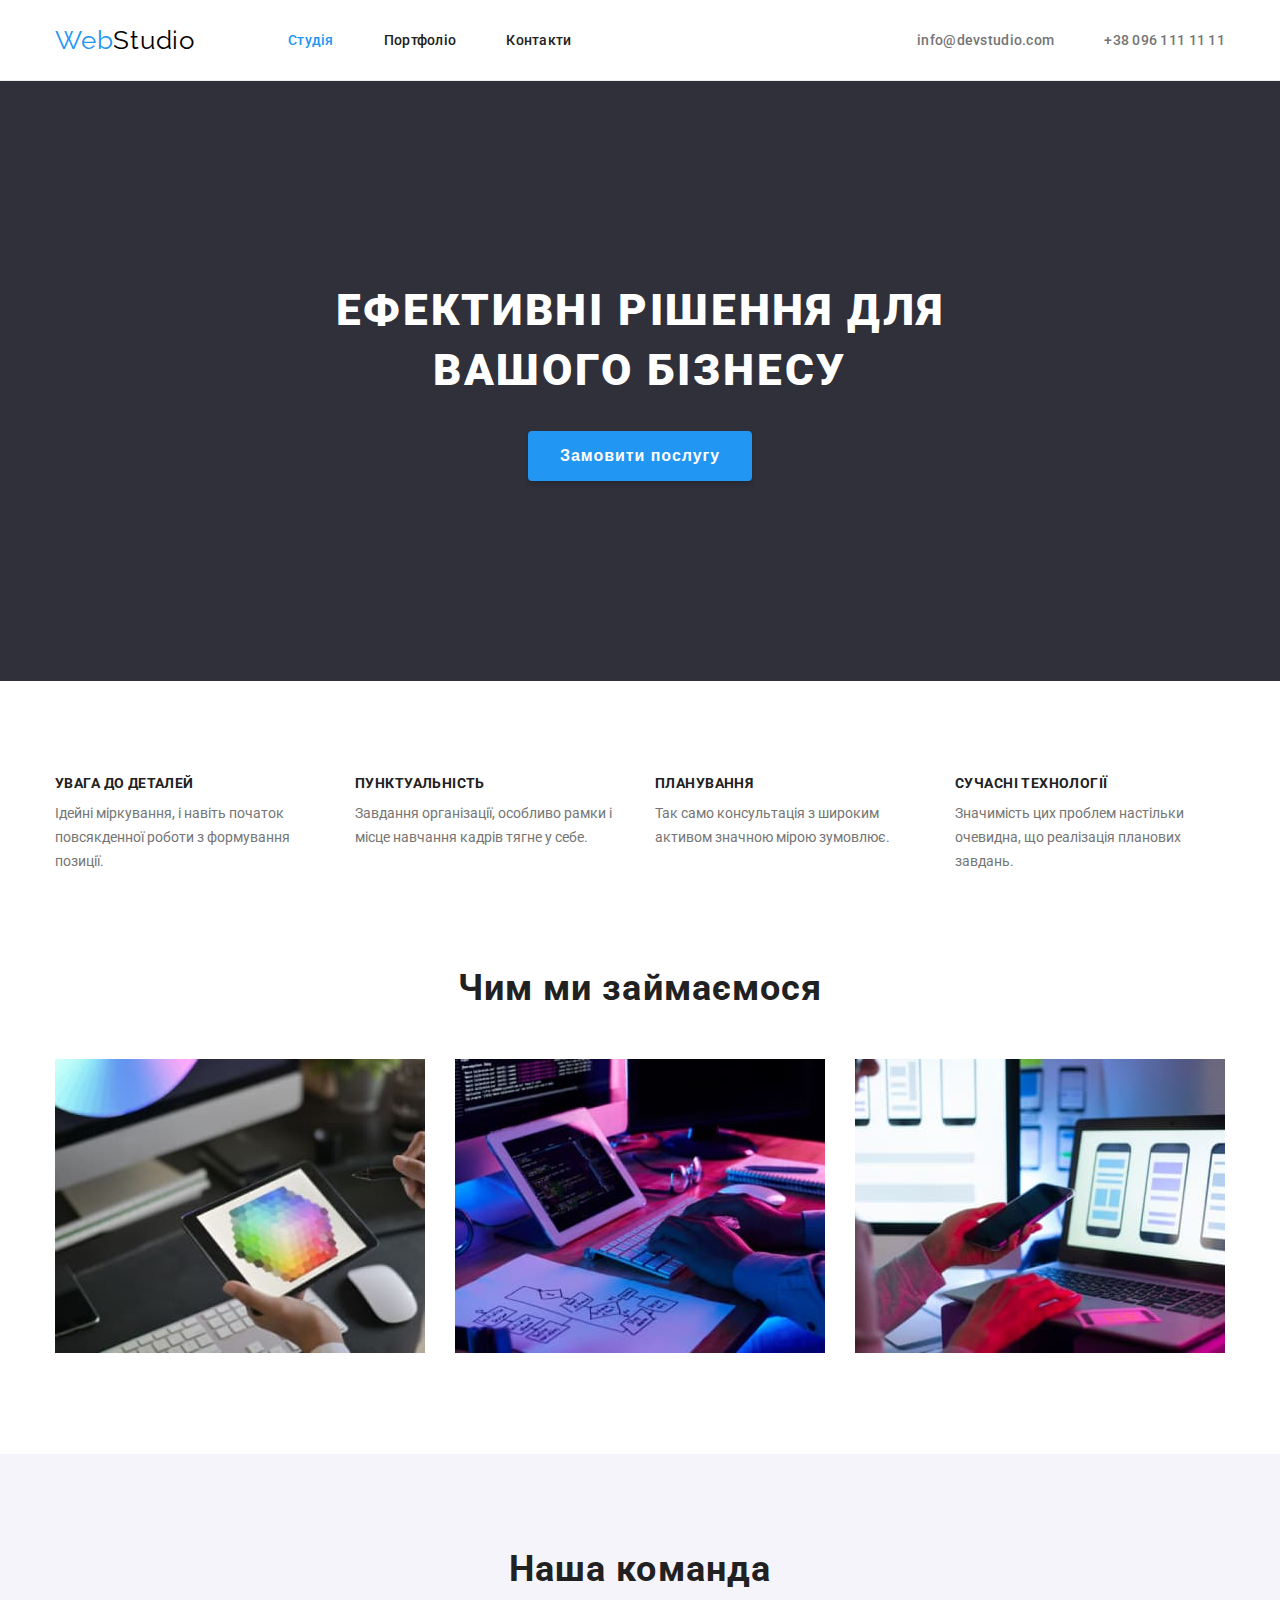
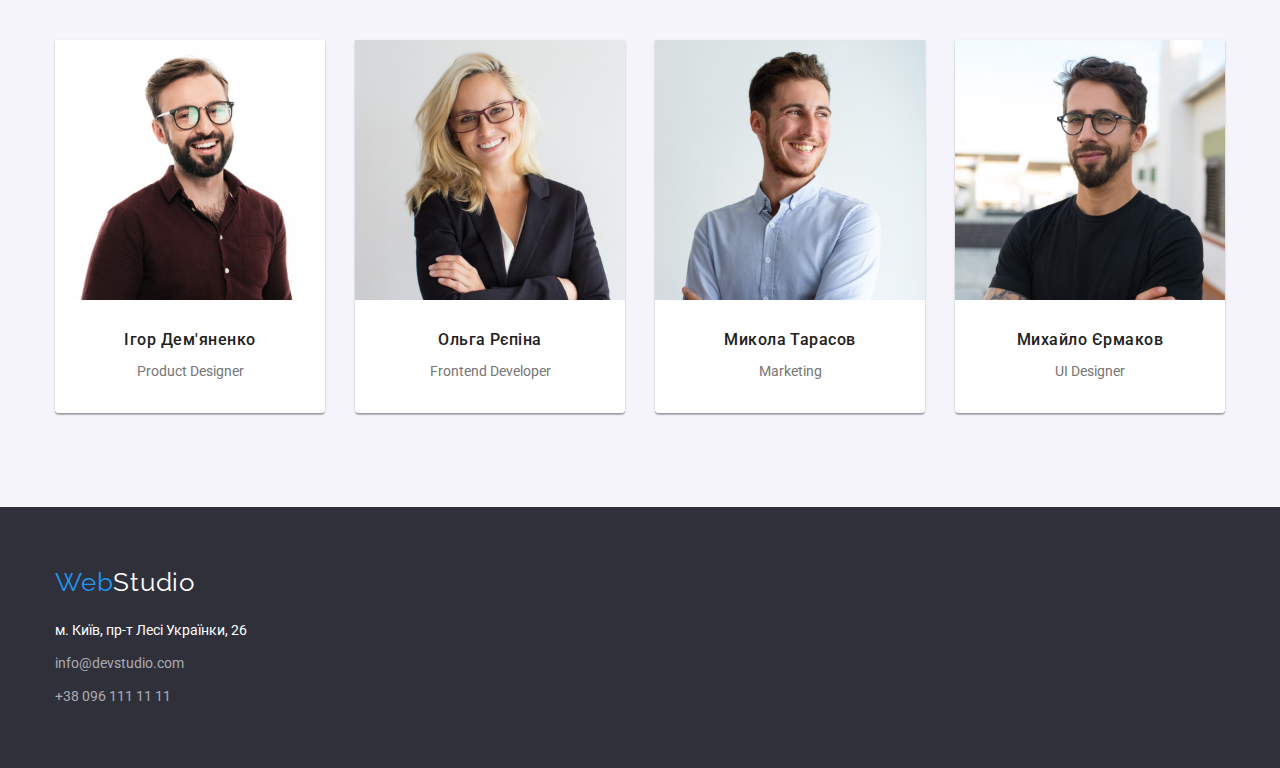
<file: index.html>
<!DOCTYPE html>
<html lang="uk">
  <head>
    <meta charset="UTF-8" />
    <meta http-equiv="X-UA-Compatible" content="IE=edge" />
    <meta name="viewport" content="width=device-width, initial-scale=1.0" />
    <title>WebStudio</title>
    <link rel="preconnect" href="https://fonts.googleapis.com" />
    <link rel="preconnect" href="https://fonts.gstatic.com" crossorigin />
    <link
      href="https://fonts.googleapis.com/css2?family=Raleway:wght@700&family=Roboto:wght@400;500;700;900&display=swap"
      rel="stylesheet"
    />
    <link rel="stylesheet" href="./css/styles.css" />
  </head>
  <body>
    <!-- Шапка сайта -->
    <header class="page-header">
      <div class="container header-nav">
        <a href="./index.html" class="logo link">Web<span class="logo-black">Studio</span></a>
        <nav>
          <ul class="site-nav list">
            <li>
              <a href="./index.html" class="site-link link current">Студія</a>
            </li>
            <li>
              <a href="./portfolio.html" class="site-link link">Портфоліо</a>
            </li>
            <li><a href="#" class="site-link link">Контакти</a></li>
          </ul>
        </nav>
        <ul class="adress-nav list">
          <li>
            <a href="mailto:info@devstudio.com" class="adress-link link">info@devstudio.com</a>
          </li>
          <li>
            <a href="tel:+380961111111" class="adress-link link">+38 096 111 11 11</a>
          </li>
        </ul>
      </div>
    </header>
    <!-- Мейн -->
    <main class="main">
      <!-- Герой -->
      <section class="hero">
        <h1 class="hero-title">Ефективні рішення для вашого бізнесу</h1>
        <button type="button" class="button">Замовити послугу</button>
      </section>
      <!-- Особливості -->
      <section class="section">
        <div class="container">
          <h2 class="section-title hidden">Наші особливості</h2>
          <ul class="feature-list list">
            <li>
              <h3 class="feature-title">УВАГА ДО ДЕТАЛЕЙ</h3>
              <p>Ідейні міркування, і навіть початок повсякденної роботи з формування позиції.</p>
            </li>
            <li>
              <h3 class="feature-title">ПУНКТУАЛЬНІСТЬ</h3>
              <p>Завдання організації, особливо рамки і місце навчання кадрів тягне у себе.</p>
            </li>
            <li>
              <h3 class="feature-title">ПЛАНУВАННЯ</h3>
              <p>Так само консультація з широким активом значною мірою зумовлює.</p>
            </li>
            <li>
              <h3 class="feature-title">СУЧАСНІ ТЕХНОЛОГІЇ</h3>
              <p>Значимість цих проблем настільки очевидна, що реалізація планових завдань.</p>
            </li>
          </ul>
        </div>
      </section>
      <!-- Чим ми займаємося -->
      <section class="section feature-section">
        <div class="container">
          <h2 class="section-title">Чим ми займаємося</h2>
          <ul class="work-list list">
            <li>
              <img
                src="./images/img_1.jpg"
                alt="Робочий стіл з планшетом і клавіатурою"
                width="370"
              />
            </li>
            <li>
              <img src="./images/img_2.jpg" alt="Телефон в руках і ноутбук на столі" width="370" />
            </li>
            <li>
              <img src="./images/img_3.jpg" alt="Планшет з колажом вибору кольору" width="370" />
            </li>
          </ul>
        </div>
      </section>
      <!-- Команда -->
      <section class="section feature-section comand-section">
        <div class="container">
          <h2 class="section-title">Наша команда</h2>
          <ul class="user-list list">
            <li>
              <img src="./images/avatar_1.jpg" alt="Фото участника команди" width="270" />
              <div class="user-signature">
                <h3 class="user-title">Ігор Дем'яненко</h3>
                <p class="user-desc">Product Designer</p>
              </div>
            </li>
            <li>
              <img src="./images/avatar_2.jpg" alt="Фото участника команди" width="270" />
              <div class="user-signature">
                <h3 class="user-title">Ольга Рєпіна</h3>
                <p class="user-desc">Frontend Developer</p>
              </div>
            </li>
            <li>
              <img src="./images/avatar_3.jpg" alt="Фото участника команди" width="270" />
              <div class="user-signature">
                <h3 class="user-title">Микола Тарасов</h3>
                <p class="user-desc">Marketing</p>
              </div>
            </li>
            <li>
              <img src="./images/avatar_4.jpg" alt="Фото участника команди" width="270" />
              <div class="user-signature">
                <h3 class="user-title">Михайло Єрмаков</h3>
                <p class="user-desc">UI Designer</p>
              </div>
            </li>
          </ul>
        </div>
      </section>
    </main>
    <!-- Футлер -->
    <footer class="footer">
      <div class="container">
        <a href="./index.html" class="logo link">Web<span class="logo-white">Studio</span></a>
        <address class="address">
          <ul class="list address-list">
            <li>
              <a
                href="https://www.google.com/maps/place/Lesi+Ukrainky+Blvd,+26,+Kyiv,+02000"
                target="_blank"
                class="address-map link"
                >м. Київ, пр-т Лесі Українки, 26</a
              >
            </li>
            <li>
              <a href="mailto:info@devstudio.com" class="contact link">info@devstudio.com</a>
            </li>
            <li>
              <a href="tel:+380961111111" class="contact link">+38 096 111 11 11</a>
            </li>
          </ul>
        </address>
      </div>
    </footer>
  </body>
</html>
</file>
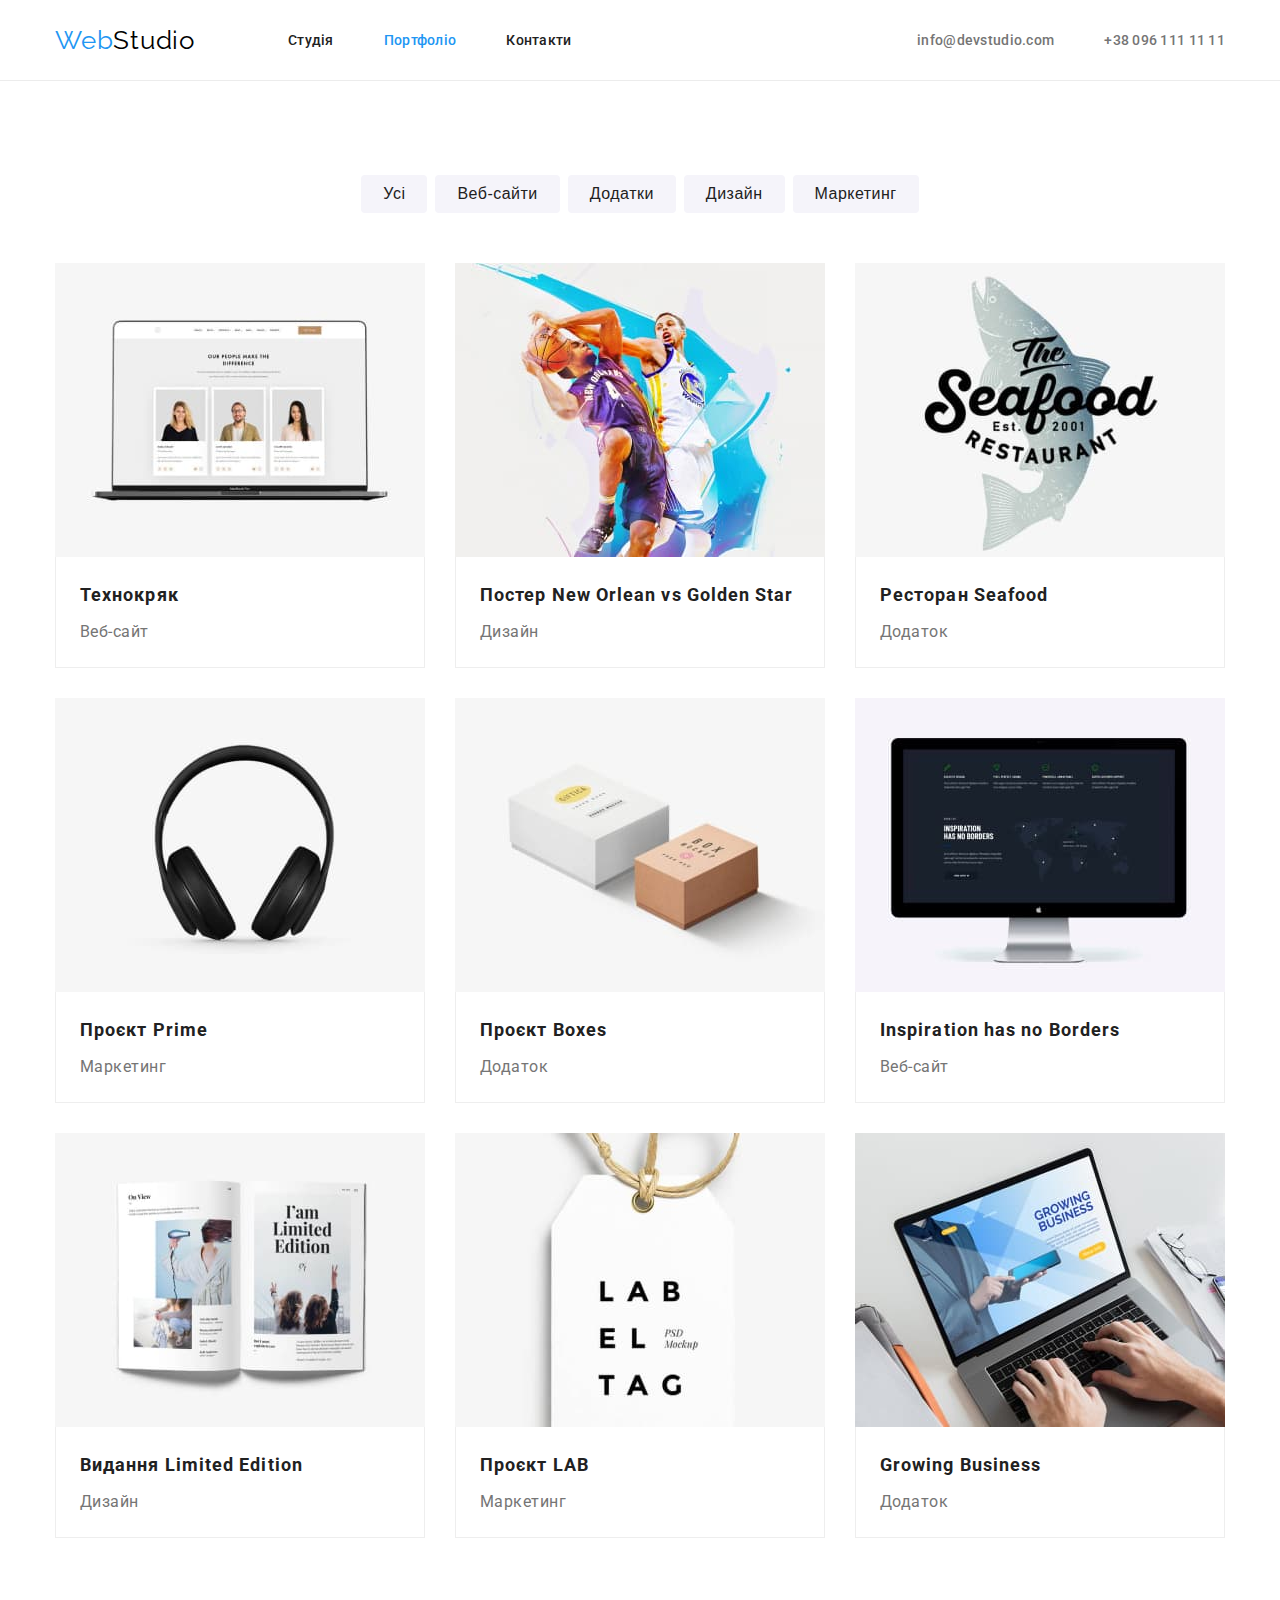
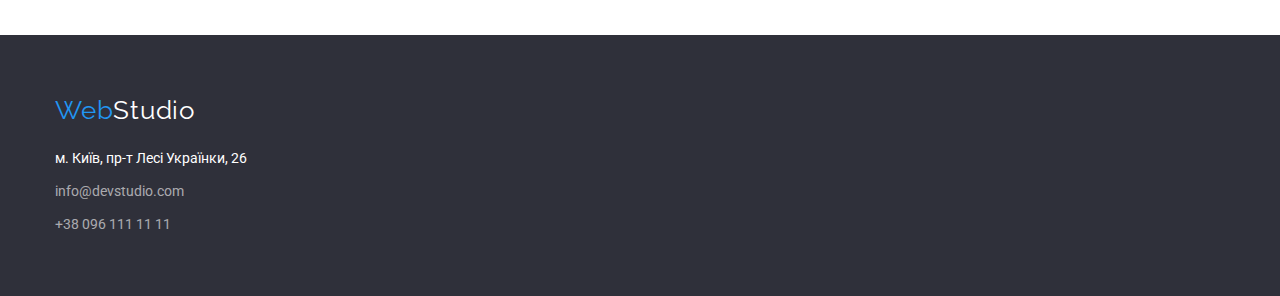
<file: portfolio.html>
<!DOCTYPE html>
<html lang="uk">
  <head>
    <meta charset="UTF-8" />
    <meta http-equiv="X-UA-Compatible" content="IE=edge" />
    <meta name="viewport" content="width=device-width, initial-scale=1.0" />
    <title>WebStudio</title>
    <link rel="preconnect" href="https://fonts.googleapis.com" />
    <link rel="preconnect" href="https://fonts.gstatic.com" crossorigin />
    <link
      href="https://fonts.googleapis.com/css2?family=Raleway:wght@700&family=Roboto:wght@400;500;700;900&display=swap"
      rel="stylesheet"
    />
    <link rel="stylesheet" href="./css/styles.css" />
  </head>
  <body>
    <!-- Шапка сайта -->
    <header class="page-header">
      <div class="container header-nav">
        <a href="./index.html" class="logo link">Web<span class="logo-black">Studio</span></a>
        <nav>
          <ul class="site-nav list">
            <li>
              <a href="./index.html" class="site-link link">Студія</a>
            </li>
            <li>
              <a href="./portfolio.html" class="site-link link current">Портфоліо</a>
            </li>
            <li><a href="#" class="site-link link">Контакти</a></li>
          </ul>
        </nav>
        <ul class="adress-nav list">
          <li>
            <a href="mailto:info@devstudio.com" class="adress-link link">info@devstudio.com</a>
          </li>
          <li>
            <a href="tel:+380961111111" class="adress-link link">+38 096 111 11 11</a>
          </li>
        </ul>
      </div>
    </header>
    <!-- Мейн -->
    <main>
      <section class="section feature-section">
        <div class="container">
          <h1 class="hidden">Приклади робіт</h1>
          <ul class="filters list">
            <li><button type="button" class="filters-button">Усі</button></li>
            <li><button type="button" class="filters-button">Веб-сайти</button></li>
            <li><button type="button" class="filters-button">Додатки</button></li>
            <li><button type="button" class="filters-button">Дизайн</button></li>
            <li><button type="button" class="filters-button">Маркетинг</button></li>
          </ul>
          <ul class="projects list">
            <li>
              <img src="./images/pr_1.jpg" alt="Приклад виповненої роботи" width="370" />
              <div class="projects-border">
                <h2 class="projects-title">Технокряк</h2>
                <p class="projects-desc">Веб-сайт</p>
              </div>
            </li>
            <li>
              <img src="./images/pr_2.jpg" alt="Приклад виповненої роботи" width="370" />
              <div class="projects-border">
                <h2 class="projects-title">Постер New Orlean vs Golden Star</h2>
                <p class="projects-desc">Дизайн</p>
              </div>
            </li>
            <li>
              <img src="./images/pr_3.jpg" alt="Приклад виповненої роботи" width="370" />
              <div class="projects-border">
                <h2 class="projects-title">Ресторан Seafood</h2>
                <p class="projects-desc">Додаток</p>
              </div>
            </li>
            <li>
              <img src="./images/pr_4.jpg" alt="Приклад виповненої роботи" width="370" />
              <div class="projects-border">
                <h2 class="projects-title">Проєкт Prime</h2>
                <p class="projects-desc">Маркетинг</p>
              </div>
            </li>
            <li>
              <img src="./images/pr_5.jpg" alt="Приклад виповненої роботи" width="370" />
              <div class="projects-border">
                <h2 class="projects-title">Проєкт Boxes</h2>
                <p class="projects-desc">Додаток</p>
              </div>
            </li>
            <li>
              <img src="./images/pr_6.jpg" alt="Приклад виповненої роботи" width="370" />
              <div class="projects-border">
                <h2 class="projects-title">Inspiration has no Borders</h2>
                <p class="projects-desc">Веб-сайт</p>
              </div>
            </li>
            <li>
              <img src="./images/pr_7.jpg" alt="Приклад виповненої роботи" width="370" />
              <div class="projects-border">
                <h2 class="projects-title">Видання Limited Edition</h2>
                <p class="projects-desc">Дизайн</p>
              </div>
            </li>
            <li>
              <img src="./images/pr_8.jpg" alt="Приклад виповненої роботи" width="370" />
              <div class="projects-border">
                <h2 class="projects-title">Проєкт LAB</h2>
                <p class="projects-desc">Маркетинг</p>
              </div>
            </li>
            <li>
              <img src="./images/pr_9.jpg" alt="Приклад виповненої роботи" width="370" />
              <div class="projects-border">
                <h2 class="projects-title">Growing Business</h2>
                <p class="projects-desc">Додаток</p>
              </div>
            </li>
          </ul>
        </div>
      </section>
    </main>
    <!-- Футлер -->
    <footer class="footer">
      <div class="container">
        <a href="./index.html" class="logo link">Web<span class="logo-white">Studio</span></a>
        <address class="address">
          <ul class="list address-list">
            <li>
              <a
                href="https://www.google.com/maps/place/Lesi+Ukrainky+Blvd,+26,+Kyiv,+02000"
                target="_blank"
                class="address-map link"
                >м. Київ, пр-т Лесі Українки, 26</a
              >
            </li>
            <li>
              <a href="mailto:info@devstudio.com" class="contact link">info@devstudio.com</a>
            </li>
            <li>
              <a href="tel:+380961111111" class="contact link">+38 096 111 11 11</a>
            </li>
          </ul>
        </address>
      </div>
    </footer>
  </body>
</html>
</file>
<file: css/styles.css>
/* --КОЛЬОРИ САЙТУ-- */
:root {
    --logo-color: #000000;
    --primary-text-color: #212121;
    --hero-fon: #2F303A;
    --title-text-color: #757575;
    --contact-color: rgba(255, 255, 255, 0.6);
    --portfolio-button: #F5F4FA;
    --heder-border: #ECECEC;
    --portfolio-border: #EEEEEE;
    --hero-color: #FFFFFF;
    --accent-color: #2196F3;
    --buttun-color-active: #188CE8;
}

/* --ЗАГАЛЬНІ ЗМІННІ-- */

*,
*::before,
*::after {
    box-sizing: border-box;
}

/* переважаючі характеристики сторінки */
body {
    background: var(--hero-color);
    color: var(--title-text-color);
    margin: 0;
    font-family: 'Roboto', sans-serif;
    font-weight: 400;
    font-size: 14px;
    line-height: 1.7143;
}

/* Видалення крапок списку */
.list {
    list-style: none;

    margin: 0;
    padding: 0;
}

/* видалення підкреслювання ссилок */
.link {
    text-decoration: none;
}

/* Скриття елемента */
.hidden {
    position: absolute;
    clip: rect(0 0 0 0);
    width: 1px;
    height: 1px;
    margin: -1px;

    /* варіант від ментора */
    
    /* position: absolute;
    width: 1px;
    height: 1px;
    margin: -1px;
    padding: 0;
    overflow: hidden;
    border: 0;
    clip: rect(0 0 0 0); */

    /* border: 0;
    clip: rect(1px, 1px, 1px, 1px);
    -webkit-clip-path: inset(50%);
    clip-path: inset(50%);
    height: 1px;
    margin: -1px;
    overflow: hidden;
    padding: 0;
    position: absolute;
    width: 1px;
    word-wrap: normal !important; */
}


/* центрування і обмеження контенту */
.container {
    margin-left: auto;
    margin-right: auto;
    width: 1200px;
    padding-left: 15px;
    padding-right: 15px;
    
    /* outline: 2px solid var(--logo-color); удали меня */
}

/* обнулення відступів */
h1, h2, h3, h4, p {
    margin: 0;
    padding: 0;
}

.center {
    display: flex;
    margin-right: auto;
    margin-left: auto;
    align-items: center;
    flex-direction: column;
}

/* --ШАПКА САЙТУ-- */

/* Логотип */

.logo {
    color: var(--accent-color);
    margin-right: 93px;

    font-family: 'Raleway';
    font-size: 26px;
    line-height: 1.1923;
    letter-spacing: 0.03em;
}

.logo-black {
    color: var(--logo-color);
}

/* Навігація сайту */

.page-header {
    border-bottom: 1px solid var(--heder-border);
}

.header-nav {
    display: flex;
    align-items: center;
}

.site-nav {
    display: flex;    
}

.site-nav li {
margin-right: 50px;
}

.site-link {
    display: block;
    padding-top: 32px;
    padding-bottom: 32px;    
    color: var(--primary-text-color);
    
    font-weight: 500;
    font-size: 14px;
    line-height: 1.1429;
    letter-spacing: 0.02em;
}

.site-nav li:last-child {
    margin-right: 0px;
}

.site-nav .link:hover, 
.site-nav .link:focus,
.adress-nav .link:hover,
.adress-nav .link:focus,
.link.current {
    color: var(--accent-color);
}

.adress-nav {
    display: flex;
    margin-left: auto;
}

.adress-nav li {
    margin-left: 50px;
}

.adress-link {
    color: var(--title-text-color);    

    font-weight: 500;
    font-size: 14px;
    line-height: 1.1429;
    letter-spacing: 0.02em;
}

.adress-nav li:first-child {
    margin-left: 0px;
}

/* --ТІЛО ОСНОВНОЇ СТОРІНКИ-- */

/* Заголовок сайту */

.hero {
    background: var(--hero-fon);
    text-align: center;
    padding-top: 200px;
    padding-bottom: 200px;
}

.hero-title {
    color: var(--hero-color);
    width: 696px;
    font-weight: 900;
    font-size: 44px;
    line-height: 1.3636;
    text-align: center;
    letter-spacing: 0.06em;
    text-transform: uppercase;
    margin-left: auto;
    margin-right: auto;   
}

.button {
    color: var(--hero-color);
    background: var(--accent-color);
    cursor: pointer;
    font-weight: 700;
    font-size: 16px;
    line-height: 1.875;
    text-align: center;
    letter-spacing: 0.06em;
    padding: 10px 32px;
    margin-top: 30px;
    border: 0px;
    border-radius: 4px;
    box-shadow: 0px 4px 4px rgba(0, 0, 0, 0.15);
    outline: 0px solid var(--accent-color);
}

.button:hover, .button:focus {
    background: var(--buttun-color-active);
}

/* Секції */

.section-title {
    color: var(--primary-text-color);

    font-size: 36px;
    line-height: 1.1667;
    text-align: center;
    letter-spacing: 0.03em;
}

/* Особливості */

.section {
    padding-top: 94px;
}

.feature-list {
    display: flex;
    gap: 30px;
}

.feature-list li {
    flex-basis: calc((100% - 90px) / 4);
}

.feature-title {
    color: var(--primary-text-color);
    margin-bottom: 10px;

    font-size: 14px;
    line-height: 1.1721;
    letter-spacing: 0.03em;
    text-transform: uppercase;
}

/* чим ми займаємося*/

.work-list {
    display: flex;
    margin-top: 50px;
    justify-content: center;
}

.work-list li {
    margin-right: 30px;
}

.work-list li:last-child {
    margin-right: 0px;
}

/* Команда */

.comand-section {
    background: var(--portfolio-button);
}

.user-list {
    display: flex;
    margin-top: 50px;
}

.user-title {
    color:var(--primary-text-color);
    margin-top: 30px;

    font-weight: 500;
    font-size: 16px;
    line-height: 1.1875;
    text-align: center;
    letter-spacing: 0.03em;
}

.user-desc {
    text-align: center;
    margin-top: 10px;
    margin-bottom: 30px;
}

.user-signature {
    background: var(--hero-color);
    border-radius: 0px 0px 4px 4px;
}

.user-list li {
    display: flex;
    flex-direction: column;
    width: 270px;
    margin-right: 30px;
    box-shadow: 0px 1px 3px rgba(0, 0, 0, 0.12), 0px 1px 1px rgba(0, 0, 0, 0.14), 0px 2px 1px rgba(0, 0, 0, 0.2);
    border-radius: 0px 0px 4px 4px;
}

.user-list li:last-child {
    margin-right: 0px;
}

.feature-section {
    padding-bottom: 94px;
}

/* -- ТІЛО ПОРТФОЛіО-- */

.filters {
    display: flex;
    justify-content: center;
}

.filters-button {
    color: var(--primary-text-color);
    background: var(--portfolio-button);

    cursor: pointer;

    font-weight: 500;
    font-size: 16px;
    line-height: 1.625;
    text-align: center;
    letter-spacing: 0.03em;

    margin: 0px 4px;
    border-radius: 4px;
    border: 0px;
    padding: 6px 22px;
}

.filters-button:hover,
.filters-button:focus {
    color: var(--hero-color);
    background: var(--accent-color);
}

.projects {
    display: flex;
    flex-wrap: wrap;
    margin-top: 50px;
}

.projects li {
    margin-bottom: 30px;
    margin-right: 30px;
    display: flex;
    flex-direction: column;
}

.projects-border {
    padding: 20px 24px;

    border-right:1px solid var(--portfolio-border);
    border-bottom:1px solid var(--portfolio-border);
    border-left: 1px solid var(--portfolio-border);
}

.projects li:nth-child(3n+3) {
    margin-right: 0px;
}

.projects li:nth-last-child(-n+3) {
    margin-bottom: 3px;
}   

.projects-title {
    color: var(--primary-text-color);

    font-size: 18px;
    line-height: 2;
    letter-spacing: 0.06em;
}

.projects-desc {
    font-weight: 400;
    font-size: 16px;
    line-height: 1.875;
    letter-spacing: 0.03em;

    margin-top: 4px;
}

/* --ФУТЕР-- */

.footer {
    padding-top: 60px;
    padding-bottom: 60px;
    background: var(--hero-fon);
}

.address {
    margin-top: 20px;
    font-style: normal;
}

.logo-white {
    color: var(--hero-color);
}

.address-map {    
    color: var(--hero-color);
}

.contact {
    color: var(--contact-color);
}

.address .link:hover,
.address .link:focus {
    color: var(--accent-color);
}

.address-list li {
    margin-bottom: 9px;
}

.address-list li:last-child {
    margin-bottom: 0px;
}

.footer .logo {
    margin-right: 0px;
}
</file>
